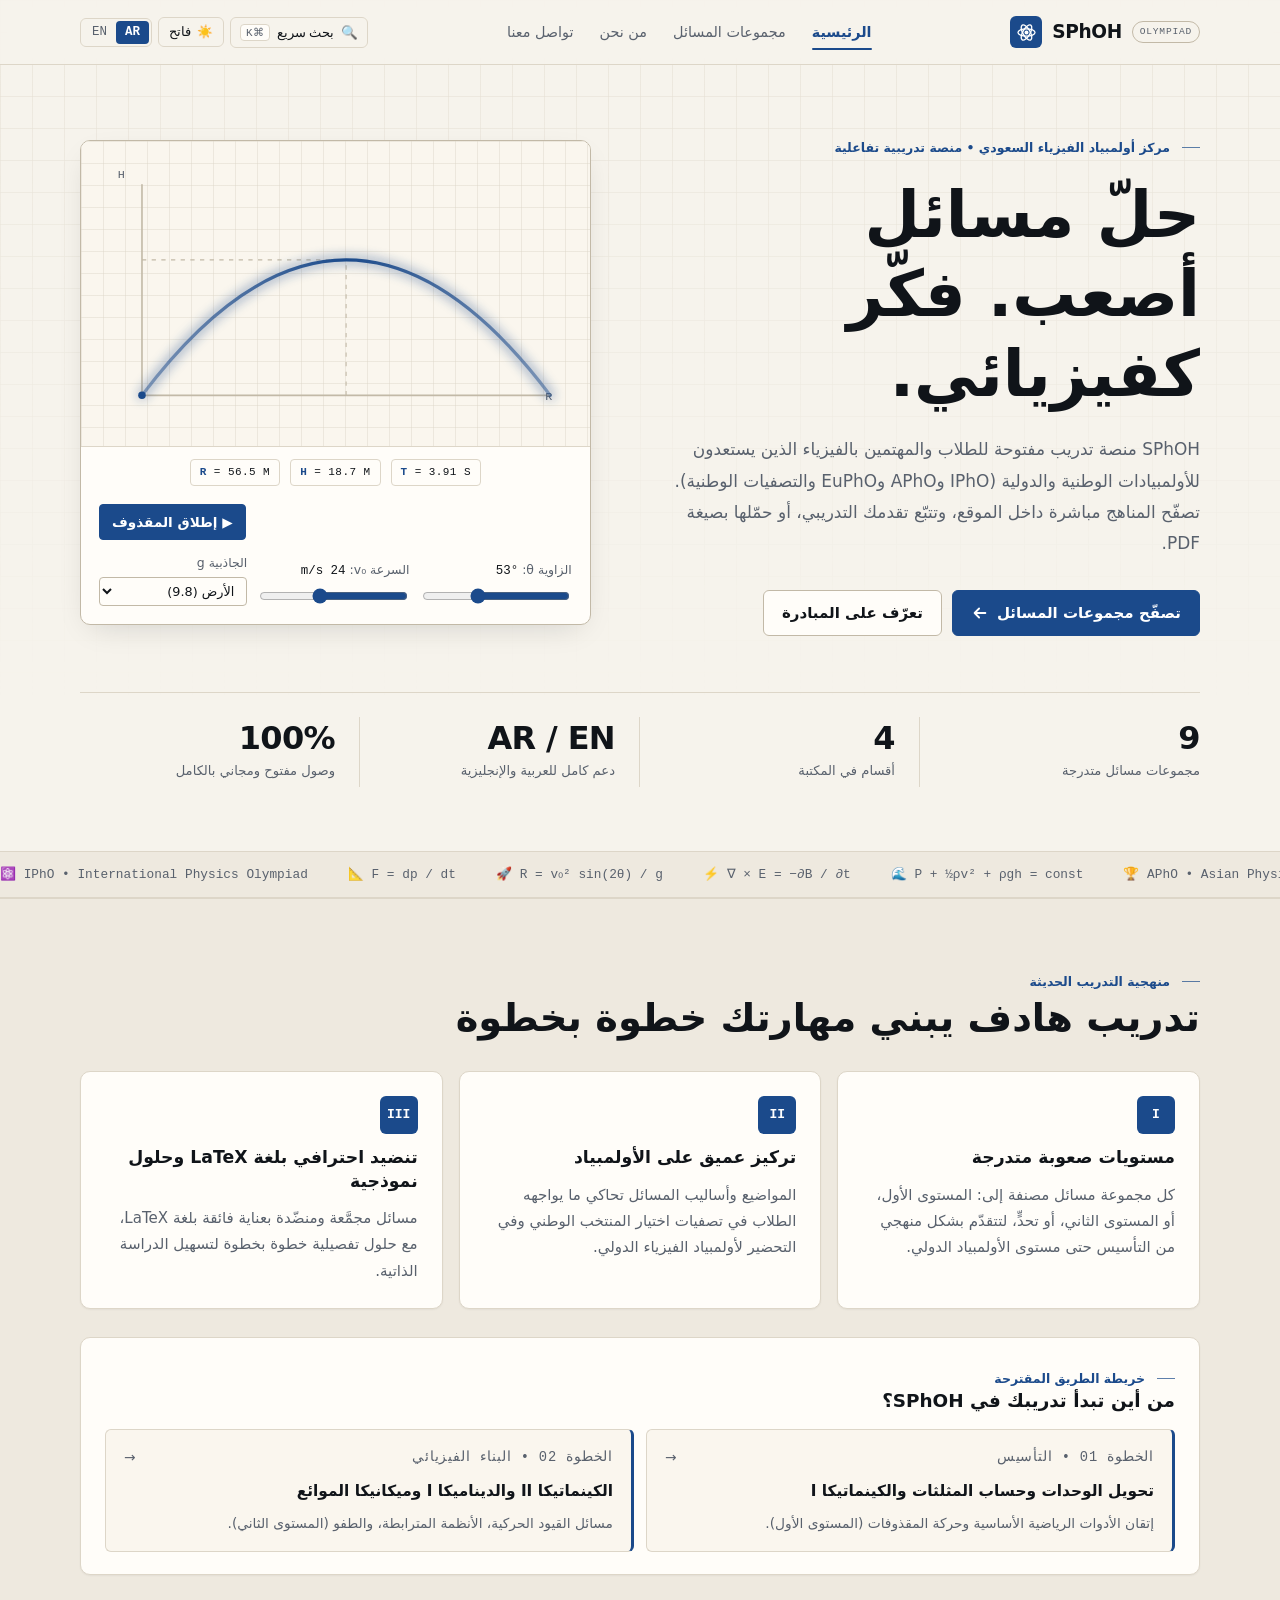
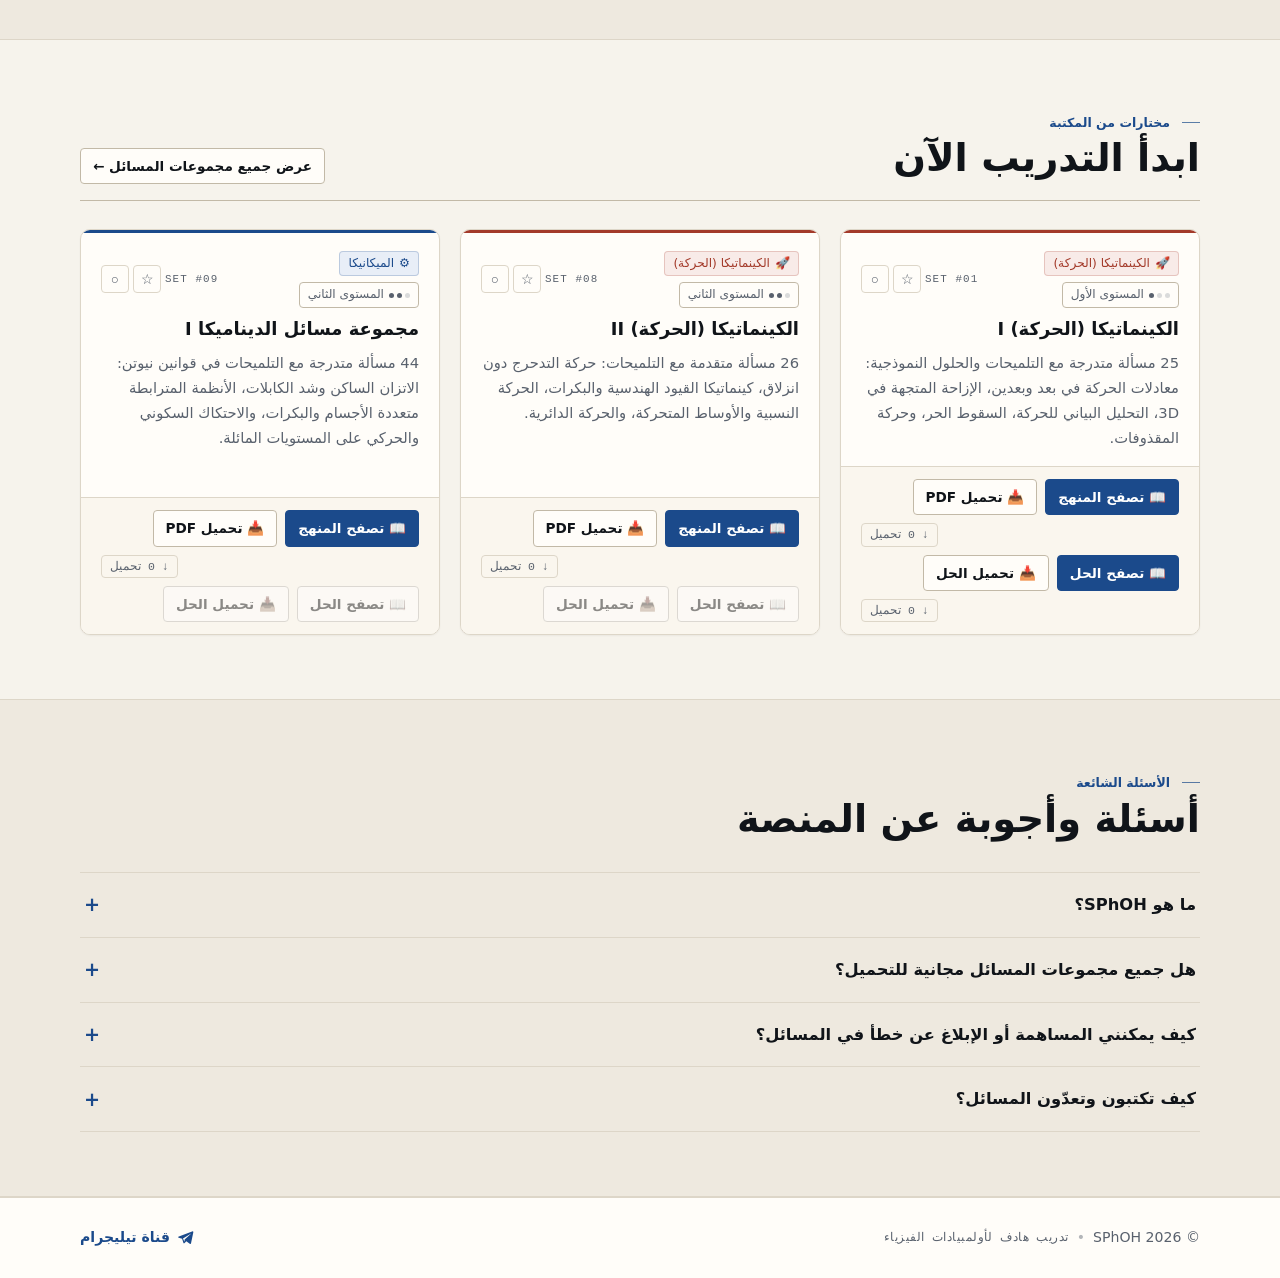
<file: index.html>
<!doctype html>
<html lang="ar" dir="rtl">
<head>
  <meta charset="utf-8">
  <meta name="viewport" content="width=device-width,initial-scale=1,viewport-fit=cover">

  <!-- Content Security Policy — keep in sync across the 5 public pages -->
  <meta http-equiv="Content-Security-Policy" content="default-src 'self'; base-uri 'self'; object-src 'none'; script-src 'self' https://www.googletagmanager.com https://www.google-analytics.com; style-src 'self' 'unsafe-inline' https://fonts.googleapis.com; font-src 'self' https://fonts.gstatic.com data:; img-src 'self' data: https://www.google-analytics.com https://www.googletagmanager.com; connect-src 'self' https://www.google-analytics.com https://*.google-analytics.com https://analytics.google.com https://*.googletagmanager.com; frame-src 'self'; form-action 'self'">

  <!-- Early language & theme init — prevents an AR/light flash before first paint -->
  <script src="assets/js/early-init.js"></script>

  <meta name="description" content="SPhOH - Saudi Physics Olympiad Hub: A training resource and problem repository for advanced physics competitions and international olympiads.">
  <title>SPhOH — Saudi Physics Olympiad Hub</title>

  <!-- Google Analytics — config lives in assets/js/analytics.js (CSP-safe, no inline code) -->
  <script src="assets/js/analytics.js"></script>
  <script async src="https://www.googletagmanager.com/gtag/js?id=G-018KWMJE3F"></script>

  <!-- Fonts & Styles -->
  <link rel="preconnect" href="https://fonts.googleapis.com">
  <link rel="preconnect" href="https://fonts.gstatic.com" crossorigin>
  <link rel="stylesheet" href="https://fonts.googleapis.com/css2?family=Alexandria:wght@400;500;600;700;800&family=IBM+Plex+Mono:wght@400;500&family=IBM+Plex+Sans+Arabic:wght@400;500;600;700&display=swap">
  <link rel="stylesheet" href="assets/css/style.css">

  <!-- Icons & Manifest -->
  <link rel="icon" type="image/png" href="assets/icons/favicon-96x96.png" sizes="96x96">
  <link rel="icon" type="image/svg+xml" href="assets/icons/favicon.svg">
  <link rel="shortcut icon" href="assets/icons/favicon.ico">
  <link rel="apple-touch-icon" sizes="180x180" href="assets/icons/apple-touch-icon.png">
  <link rel="manifest" href="assets/icons/site.webmanifest">
  <meta name="theme-color" content="#f6f3ec">

  <!-- Modular Application Scripts -->
  <script defer src="assets/js/config/settings.js"></script>
  <script defer src="assets/js/config/catalog.js"></script>
  <script defer src="assets/js/i18n/locales.js"></script>
  <script defer src="assets/js/core/dom.js"></script>
  <script defer src="assets/js/core/storage.js"></script>
  <script defer src="assets/js/services/state.service.js"></script>
  <script defer src="assets/js/services/i18n.service.js"></script>
  <script defer src="assets/js/services/theme.service.js"></script>
  <script defer src="assets/js/services/download.service.js"></script>
  <script defer src="assets/js/services/curriculum.service.js"></script>
  <script defer src="assets/js/components/toast.component.js"></script>
  <script defer src="assets/js/services/progress.service.js"></script>
  <script defer src="assets/js/services/effects.service.js"></script>
  <script defer src="assets/js/components/layout.component.js"></script>
  <script defer src="assets/js/components/card.component.js"></script>
  <script defer src="assets/js/pages/home.page.js"></script>
  <script defer src="assets/js/pages/files.page.js"></script>
  <script defer src="assets/js/pages/preview.page.js"></script>
  <script defer src="assets/js/pages/about.page.js"></script>
  <script defer src="assets/js/pages/contact.page.js"></script>
  <script defer src="assets/js/app.js"></script>
</head>

<body class="site" data-page="home">

  <!-- Shared Navbar (Mounted by layout.component.js) -->
  <header class="nav"></header>

  <main id="main" tabindex="-1">
    <!-- HERO -->
    <section class="block hero" id="home">
      <div class="wrap">
        <div class="hero-grid">
          <div>
            <div class="eyebrow" data-i18n="hero_eyebrow"></div>
            <h1 class="display mt-md" data-i18n="hero_title"></h1>
            <p class="lead mt-lg" data-i18n="hero_desc"></p>

            <div class="hero-actions">
              <a class="btn btn-primary" href="files.html">
                <span data-i18n="hero_cta"></span>
                <svg class="arrow" width="18" height="18" viewBox="0 0 20 20" fill="none" aria-hidden="true">
                  <path d="M4 10h12m-5-5 5 5-5 5" stroke="currentColor" stroke-width="2" stroke-linecap="round" stroke-linejoin="round"/>
                </svg>
              </a>
              <a class="btn btn-ghost" href="about.html" data-i18n="hero_secondary"></a>
            </div>
          </div>

          <div class="sketch">
            <svg viewBox="0 0 440 260" xmlns="http://www.w3.org/2000/svg" aria-hidden="true" focusable="false">
              <defs>
                <linearGradient id="trajectoryGradient" x1="0" y1="0" x2="1" y2="0">
                  <stop offset="0%" stop-color="var(--accent)" stop-opacity="0.45"/>
                  <stop offset="50%" stop-color="var(--accent)"/>
                  <stop offset="100%" stop-color="var(--accent)" stop-opacity="0.45"/>
                </linearGradient>

                <filter id="trajectoryGlow" x="-20%" y="-30%" width="140%" height="160%">
                  <feGaussianBlur stdDeviation="5"/>
                </filter>
              </defs>

              <!-- Axes -->
              <line x1="40" y1="24" x2="40" y2="220" stroke="var(--line-strong)" stroke-width="1.5" stroke-linecap="round"/>
              <line x1="40" y1="220" x2="420" y2="220" stroke="var(--line-strong)" stroke-width="1.5" stroke-linecap="round"/>
              <text x="24" y="18" fill="var(--muted)" font-size="11" font-family="'IBM Plex Mono', monospace">H</text>
              <text x="422" y="224" fill="var(--muted)" font-size="11" font-family="'IBM Plex Mono', monospace">R</text>

              <!-- Peak guides -->
              <line id="simPeakGuideH" x1="40" y1="133.8" x2="164.3" y2="133.8" stroke="var(--line-strong)" stroke-width="1" stroke-dasharray="4 5"/>
              <line id="simPeakGuideV" x1="164.3" y1="220" x2="164.3" y2="133.8" stroke="var(--line-strong)" stroke-width="1" stroke-dasharray="4 5"/>

              <!-- Soft trajectory glow -->
              <path
                id="simTrajectoryGlow"
                d="M40 220 Q164.3 47.5 288.6 220"
                fill="none"
                stroke="var(--accent)"
                stroke-width="9"
                stroke-linecap="round"
                opacity="0.35"
                filter="url(#trajectoryGlow)"
              />

              <!-- Main trajectory -->
              <path
                id="simTrajectoryPath"
                d="M40 220 Q164.3 47.5 288.6 220"
                fill="none"
                stroke="url(#trajectoryGradient)"
                stroke-width="3"
                stroke-linecap="round"
              />

              <circle cx="40" cy="220" r="3.5" fill="var(--accent)"/>
            </svg>
            <div class="cap">
              <span>R = v₀² sin 2θ / g</span>
              <span>H = v₀² sin²θ / 2g</span>
            </div>
          </div>
        </div>

        <div class="stats-grid">
          <div class="stat-card">
            <div class="stat-value" id="statSets">10</div>
            <div class="stat-label" data-i18n="stat_sets"></div>
          </div>
          <div class="stat-card">
            <div class="stat-value" id="statTopics">4</div>
            <div class="stat-label" data-i18n="stat_topics"></div>
          </div>
          <div class="stat-card">
            <div class="stat-value">AR / EN</div>
            <div class="stat-label" data-i18n="stat_bilingual"></div>
          </div>
          <div class="stat-card">
            <div class="stat-value">100%</div>
            <div class="stat-label" data-i18n="stat_free"></div>
          </div>
        </div>
      </div>
    </section>

    <!-- METHODOLOGY PILLARS -->
    <section class="block band">
      <div class="wrap">
        <div class="eyebrow" data-i18n="pillars_eyebrow"></div>
        <h2 class="h2 mt-xs" data-i18n="pillars_title"></h2>

        <div class="pillars-cards">
          <div class="pillar-card">
            <i>I</i>
            <b data-i18n="p1_t"></b>
            <span data-i18n="p1_d"></span>
          </div>
          <div class="pillar-card">
            <i>II</i>
            <b data-i18n="p2_t"></b>
            <span data-i18n="p2_d"></span>
          </div>
          <div class="pillar-card">
            <i>III</i>
            <b data-i18n="p3_t"></b>
            <span data-i18n="p3_d"></span>
          </div>
        </div>
      </div>
    </section>

    <!-- FEATURED PROBLEM SETS -->
    <section class="block">
      <div class="wrap">
        <div class="section-head-row">
          <div>
            <div class="eyebrow" data-i18n="featured_eyebrow"></div>
            <h2 class="h2 mt-xs" data-i18n="featured_title"></h2>
          </div>
          <a class="btn btn-ghost btn-sm" href="files.html" data-i18n="featured_all"></a>
        </div>
        <div class="grid" id="featuredContainer"></div>
      </div>
    </section>

    <!-- FAQ -->
    <section class="block band" id="faq">
      <div class="wrap">
        <div class="eyebrow" data-i18n="faq_eyebrow"></div>
        <h2 class="h2 mt-xs" data-i18n="faq_title"></h2>
        <div class="faq-list" id="faqContainer"></div>
      </div>
    </section>
  </main>

  <!-- Shared Footer (Mounted by layout.component.js) -->
  <footer class="foot"></footer>
  <div class="toast" id="toast" role="status" hidden></div>
</body>
</html>
</file>
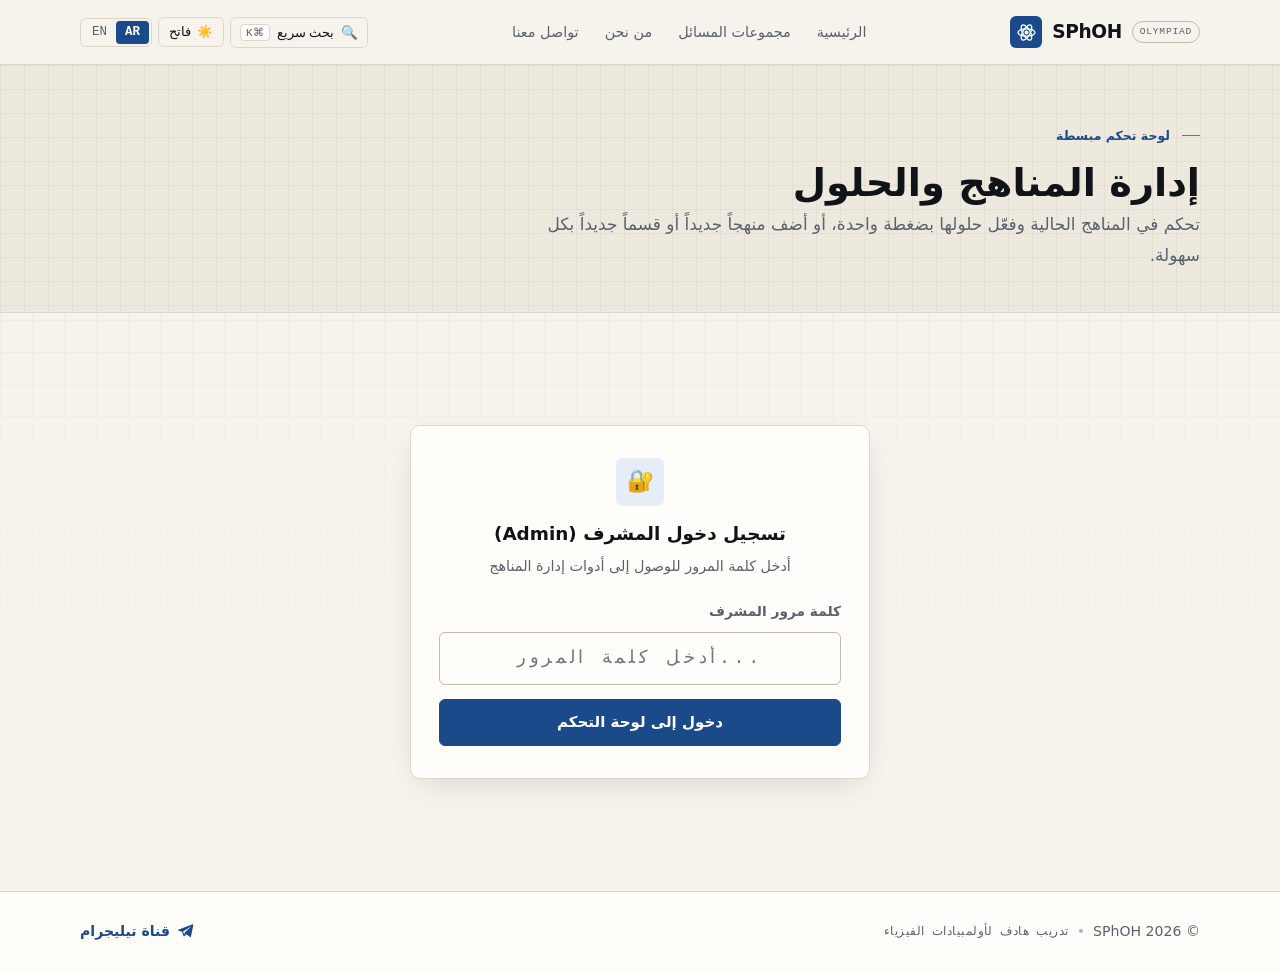
<file: Admin/index.html>
<!doctype html>
<html lang="ar" dir="rtl">
<head>
  <meta charset="utf-8">
  <meta name="viewport" content="width=device-width,initial-scale=1">
  <meta name="robots" content="noindex,nofollow">
  <title>Admin Panel | SPhOH</title>
  <link rel="canonical" href="../Admin.html">
  <meta http-equiv="refresh" content="0; url=../Admin.html">
</head>
<body>
  <p><a href="../Admin.html">Admin Panel</a></p>
  <script>
    (function () {
      window.location.replace('../Admin.html' + window.location.search + window.location.hash);
    })();
  </script>
</body>
</html>
</file>
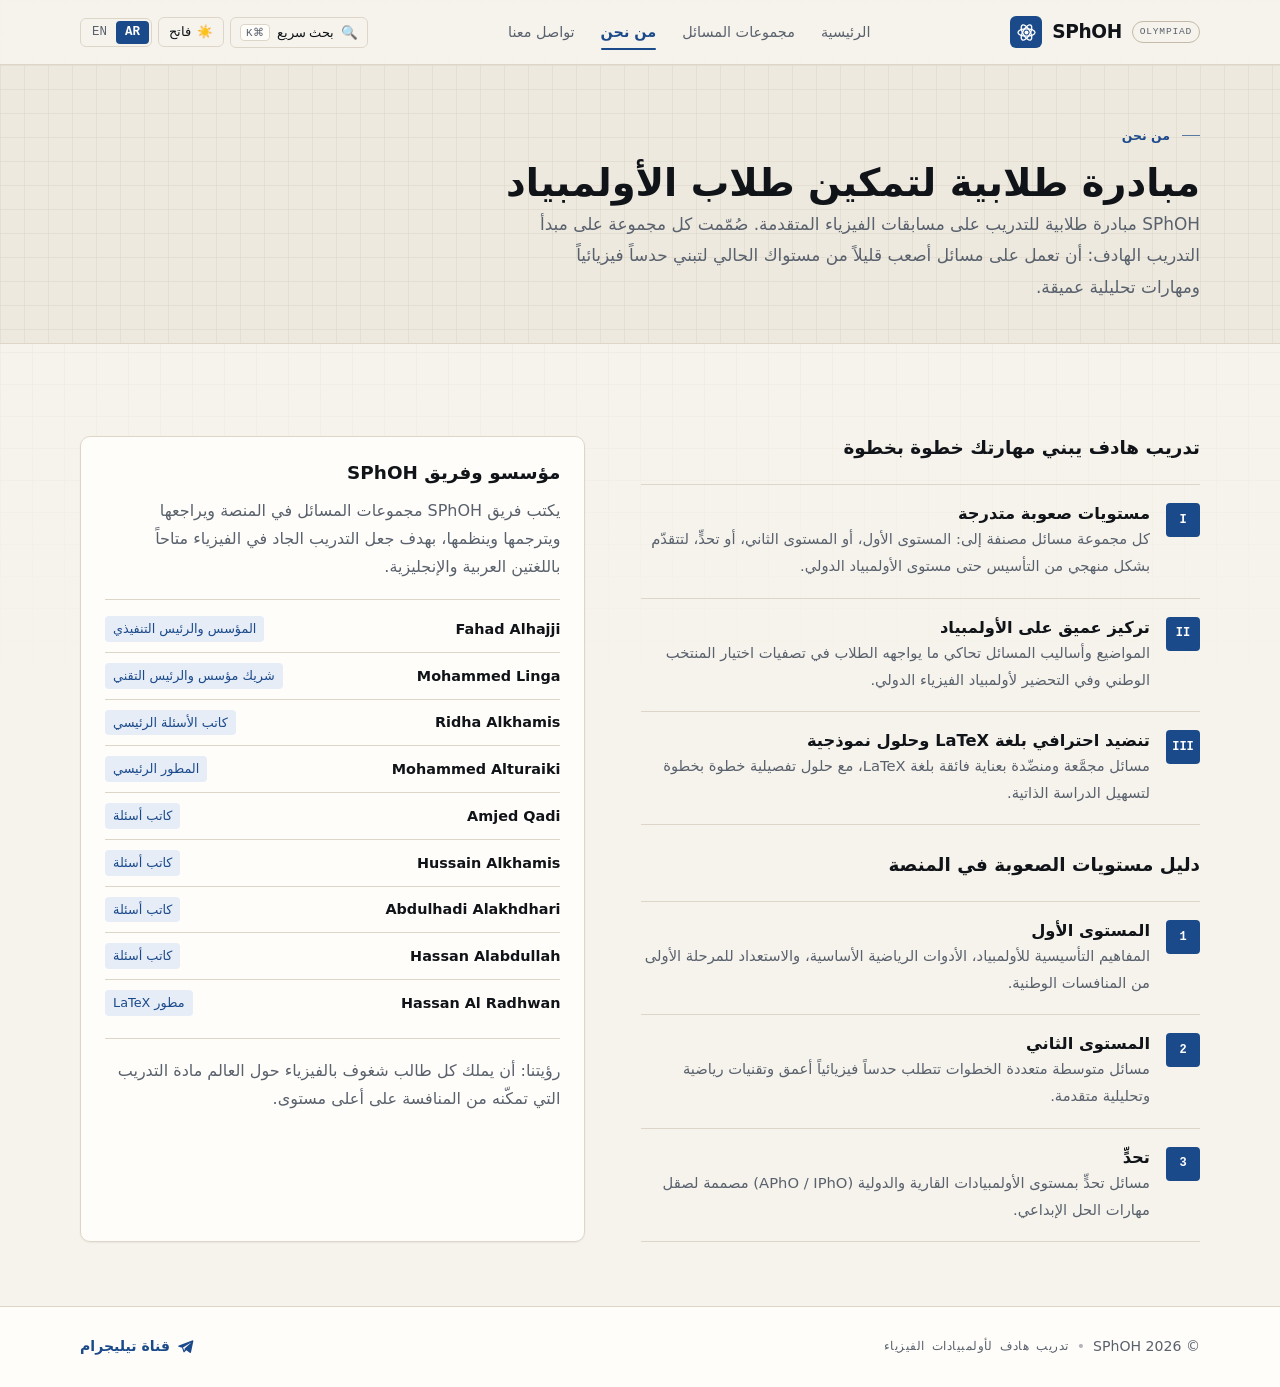
<file: about.html>
<!doctype html>
<html lang="ar" dir="rtl">
  <head>
    <meta charset="utf-8" />
    <meta
      name="viewport"
      content="width=device-width,initial-scale=1,viewport-fit=cover"
    />

    <!-- Content Security Policy — keep in sync across the 5 public pages -->
    <meta
      http-equiv="Content-Security-Policy"
      content="default-src 'self'; base-uri 'self'; object-src 'none'; script-src 'self' https://www.googletagmanager.com https://www.google-analytics.com; style-src 'self' 'unsafe-inline' https://fonts.googleapis.com; font-src 'self' https://fonts.gstatic.com data:; img-src 'self' data: https://www.google-analytics.com https://www.googletagmanager.com; connect-src 'self' https://www.google-analytics.com https://*.google-analytics.com https://analytics.google.com https://*.googletagmanager.com; frame-src 'self'; form-action 'self'"
    />

    <!-- Early language & theme init — prevents an AR/light flash before first paint -->
    <script src="assets/js/early-init.js"></script>
    <meta
      name="description"
      content="SPhOH - Saudi Physics Olympiad Hub: A training resource and problem repository for advanced physics competitions and international olympiads."
    />
    <title>About Us &amp; Team | SPhOH</title>

    <!-- Google Analytics — config lives in assets/js/analytics.js (CSP-safe, no inline code) -->
    <script src="assets/js/analytics.js"></script>
    <script
      async
      src="https://www.googletagmanager.com/gtag/js?id=G-018KWMJE3F"
    ></script>

    <!-- Fonts & Styles -->
    <link rel="preconnect" href="https://fonts.googleapis.com" />
    <link rel="preconnect" href="https://fonts.gstatic.com" crossorigin />
    <link
      rel="stylesheet"
      href="https://fonts.googleapis.com/css2?family=Alexandria:wght@400;500;600;700;800&family=IBM+Plex+Mono:wght@400;500&family=IBM+Plex+Sans+Arabic:wght@400;500;600;700&display=swap"
    />
    <link rel="stylesheet" href="assets/css/style.css" />

    <!-- Icons & Manifest -->
    <link
      rel="icon"
      type="image/png"
      href="assets/icons/favicon-96x96.png"
      sizes="96x96"
    />
    <link rel="icon" type="image/svg+xml" href="assets/icons/favicon.svg" />
    <link rel="shortcut icon" href="assets/icons/favicon.ico" />
    <link
      rel="apple-touch-icon"
      sizes="180x180"
      href="assets/icons/apple-touch-icon.png"
    />
    <link rel="manifest" href="assets/icons/site.webmanifest" />
    <meta name="theme-color" content="#f6f3ec" />

    <!-- Modular Application Scripts -->
    <script defer src="assets/js/config/settings.js"></script>
    <script defer src="assets/js/config/catalog.js"></script>
    <script defer src="assets/js/i18n/locales.js"></script>
    <script defer src="assets/js/core/dom.js"></script>
    <script defer src="assets/js/core/storage.js"></script>
    <script defer src="assets/js/services/state.service.js"></script>
    <script defer src="assets/js/services/i18n.service.js"></script>
    <script defer src="assets/js/services/theme.service.js"></script>
    <script defer src="assets/js/services/download.service.js"></script>
    <script defer src="assets/js/services/curriculum.service.js"></script>
    <script defer src="assets/js/components/toast.component.js"></script>
    <script defer src="assets/js/services/progress.service.js"></script>
    <script defer src="assets/js/services/effects.service.js"></script>
    <script defer src="assets/js/components/layout.component.js"></script>
    <script defer src="assets/js/components/card.component.js"></script>
    <script defer src="assets/js/pages/home.page.js"></script>
    <script defer src="assets/js/pages/files.page.js"></script>
    <script defer src="assets/js/pages/preview.page.js"></script>
    <script defer src="assets/js/pages/about.page.js"></script>
    <script defer src="assets/js/pages/contact.page.js"></script>
    <script defer src="assets/js/app.js"></script>
  </head>

  <body class="site" data-page="about">
    <!-- Shared Navbar (Mounted by layout.component.js) -->
    <header class="nav"></header>

    <main id="main" tabindex="-1">
      <section class="page-header">
        <div class="wrap">
          <div class="eyebrow" data-i18n="about_eyebrow"></div>
          <h1 class="h2 mt-xs" data-i18n="about_title"></h1>
          <p class="lead mt-sm" data-i18n="about_desc"></p>
        </div>
      </section>

      <section class="block" id="about">
        <div class="wrap">
          <div class="about-grid">
            <div>
              <h2 class="h3" data-i18n="pillars_title"></h2>
              <div class="pillars">
                <div class="pillar">
                  <i>I</i>
                  <div>
                    <b data-i18n="p1_t"></b>
                    <span data-i18n="p1_d"></span>
                  </div>
                </div>
                <div class="pillar">
                  <i>II</i>
                  <div>
                    <b data-i18n="p2_t"></b>
                    <span data-i18n="p2_d"></span>
                  </div>
                </div>
                <div class="pillar">
                  <i>III</i>
                  <div>
                    <b data-i18n="p3_t"></b>
                    <span data-i18n="p3_d"></span>
                  </div>
                </div>
              </div>
              <br />
              <h2 class="h3 mt-xl" data-i18n="levels_guide_title"></h2>
              <div class="pillars">
                <div class="pillar">
                  <i>1</i>
                  <div>
                    <b data-i18n="level_1_name"></b>
                    <span data-i18n="lvl1_desc"></span>
                  </div>
                </div>
                <div class="pillar">
                  <i>2</i>
                  <div>
                    <b data-i18n="level_2_name"></b>
                    <span data-i18n="lvl2_desc"></span>
                  </div>
                </div>
                <div class="pillar">
                  <i>3</i>
                  <div>
                    <b data-i18n="level_3_name"></b>
                    <span data-i18n="lvl3_desc"></span>
                  </div>
                </div>
              </div>
            </div>

            <aside class="team">
              <h2 class="h3" data-i18n="team_title"></h2>
              <p data-i18n="team_desc"></p>
              <div class="team-members" id="teamContainer"></div>
              <p class="vision" data-i18n="team_vision"></p>
            </aside>
          </div>
        </div>
      </section>
    </main>

    <!-- Shared Footer (Mounted by layout.component.js) -->
    <footer class="foot"></footer>
    <div class="toast" id="toast" role="status" hidden></div>
  </body>
</html>
</file>
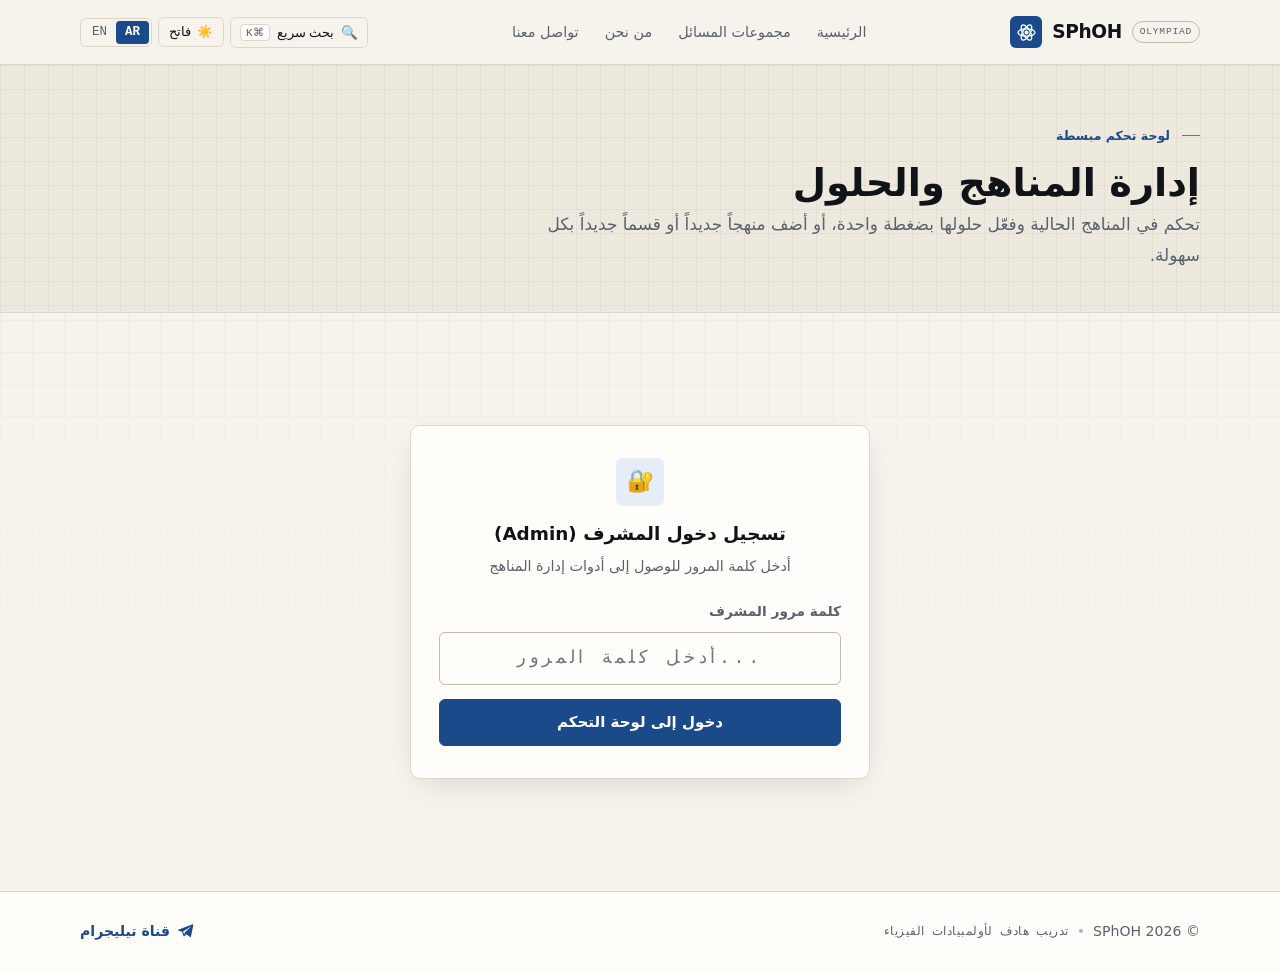
<file: Admin.html>
<!doctype html>
<html lang="ar" dir="rtl">
<head>
  <meta charset="utf-8">
  <meta name="viewport" content="width=device-width,initial-scale=1,viewport-fit=cover">

  <!-- Content Security Policy — admin has no analytics, so no Google hosts -->
  <meta http-equiv="Content-Security-Policy" content="default-src 'self'; base-uri 'self'; object-src 'none'; script-src 'self'; style-src 'self' 'unsafe-inline' https://fonts.googleapis.com; font-src 'self' https://fonts.gstatic.com data:; img-src 'self' data:; connect-src 'self'; frame-src 'self'; form-action 'self'">

  <!-- Early language & theme init — prevents an AR/light flash before first paint -->
  <script src="assets/js/early-init.js"></script>
  <meta name="description" content="SPhOH - Saudi Physics Olympiad Hub: A training resource and problem repository for advanced physics competitions and international olympiads.">
  <meta name="robots" content="noindex,nofollow">
  <title>Admin Panel | SPhOH</title>

  <!-- Fonts & Styles -->
  <link rel="preconnect" href="https://fonts.googleapis.com">
  <link rel="preconnect" href="https://fonts.gstatic.com" crossorigin>
  <link rel="stylesheet" href="https://fonts.googleapis.com/css2?family=Alexandria:wght@400;500;600;700;800&family=IBM+Plex+Mono:wght@400;500&family=IBM+Plex+Sans+Arabic:wght@400;500;600;700&display=swap">
  <link rel="stylesheet" href="assets/css/style.css">
  <link rel="stylesheet" href="assets/css/pages/admin.css">

  <!-- Icons & Manifest -->
  <link rel="icon" type="image/png" href="assets/icons/favicon-96x96.png" sizes="96x96">
  <link rel="icon" type="image/svg+xml" href="assets/icons/favicon.svg">
  <link rel="shortcut icon" href="assets/icons/favicon.ico">
  <link rel="apple-touch-icon" sizes="180x180" href="assets/icons/apple-touch-icon.png">
  <link rel="manifest" href="assets/icons/site.webmanifest">
  <meta name="theme-color" content="#f6f3ec">

  <!-- Modular Application Scripts -->
  <script defer src="assets/js/config/settings.js"></script>
  <script defer src="assets/js/config/catalog.js"></script>
  <script defer src="assets/js/i18n/locales.js"></script>
  <script defer src="assets/js/core/dom.js"></script>
  <script defer src="assets/js/core/storage.js"></script>
  <script defer src="assets/js/services/state.service.js"></script>
  <script defer src="assets/js/services/i18n.service.js"></script>
  <script defer src="assets/js/services/theme.service.js"></script>
  <script defer src="assets/js/services/download.service.js"></script>
  <script defer src="assets/js/services/curriculum.service.js"></script>
  <script defer src="assets/js/components/toast.component.js"></script>
  <script defer src="assets/js/services/progress.service.js"></script>
  <script defer src="assets/js/services/effects.service.js"></script>
  <script defer src="assets/js/components/layout.component.js"></script>
  <script defer src="assets/js/components/card.component.js"></script>
  <script defer src="assets/js/pages/home.page.js"></script>
  <script defer src="assets/js/pages/files.page.js"></script>
  <script defer src="assets/js/pages/preview.page.js"></script>
  <script defer src="assets/js/pages/about.page.js"></script>
  <script defer src="assets/js/pages/contact.page.js"></script>
  <script defer src="assets/js/pages/admin.page.js"></script>
  <script defer src="assets/js/app.js"></script>
</head>

<body class="site" data-page="admin">

  <!-- Shared Navbar (Mounted by layout.component.js) -->
  <header class="nav"></header>

  <main id="main" tabindex="-1">
    <section class="page-header">
      <div class="wrap">
        <div class="eyebrow" data-i18n="admin_eyebrow"></div>
        <h1 class="h2 mt-xs" data-i18n="admin_title"></h1>
        <p class="lead mt-sm" data-i18n="admin_desc"></p>
      </div>
    </section>

    <section class="block" id="adminSection">
      <div class="wrap">
        <!-- PASSWORD GATE -->
        <div class="admin-gate-wrap" id="adminLoginGate">
          <div class="admin-lock-badge" aria-hidden="true">🔐</div>
          <h2 class="h3" data-i18n="admin_gate_title"></h2>
          <p class="admin-gate-subtitle" data-i18n="admin_gate_desc"></p>

          <form class="admin-pass-form" id="adminLoginForm">
            <label class="admin-pass-label" for="adminPasswordInput" data-i18n="admin_pass_aria"></label>
            <input type="password"
                   class="admin-input admin-pass-input"
                   id="adminPasswordInput"
                   autocomplete="current-password"
                   required
                   aria-describedby="adminLoginError">
            <div class="admin-error-msg" id="adminLoginError" role="alert" hidden></div>
            <button type="submit" class="btn btn-primary" data-i18n="admin_login_btn"></button>
          </form>
        </div>

        <!-- UNLOCKED ADMIN DASHBOARD -->
        <div id="adminDashboard" hidden>
          <div class="admin-top-actions">
            <button type="button" class="btn btn-primary" id="openAddCurriculumBtn"
                    aria-haspopup="dialog" aria-expanded="false" aria-controls="adminFormModalCard"
                    data-i18n="admin_add_curriculum_btn"></button>
            <button type="button" class="btn btn-danger btn-sm" id="adminLogoutBtn" data-i18n="admin_logout_btn"></button>
          </div>

          <div class="admin-panel-grid">
            <!-- Collapsible Add / Edit Curriculum Drawer -->
            <div class="admin-card admin-form-drawer" id="adminFormModalCard"
                 role="dialog" aria-labelledby="adminFormHeading" hidden>
              <div class="admin-drawer-head">
                <h2 class="h3" id="adminFormHeading" data-i18n="admin_form_add_title"></h2>
                <button type="button" class="preview-close" id="adminCloseFormBtn" aria-label="Close" data-i18n-aria-label="close_aria">×</button>
              </div>

              <form class="admin-form-grid" id="adminResourceForm">
                <div class="admin-field">
                  <label for="adminTopic" data-i18n="admin_lbl_topic"></label>
                  <select class="admin-select" id="adminTopic" required></select>
                </div>

                <div class="admin-field">
                  <label for="adminLevel" data-i18n="admin_lbl_level"></label>
                  <select class="admin-select" id="adminLevel" required></select>
                </div>

                <!-- Brand-New Topic Creator -->
                <div class="admin-new-topic-box" id="adminNewTopicBox" hidden>
                  <div class="admin-field">
                    <label for="adminNewTopicAr" data-i18n="admin_lbl_new_topic_ar"></label>
                    <input type="text" class="admin-input" id="adminNewTopicAr" placeholder="e.g. Modern Physics" data-i18n-placeholder="admin_ph_new_topic_ar">
                  </div>
                  <div class="admin-field">
                    <label for="adminNewTopicEn" data-i18n="admin_lbl_new_topic_en"></label>
                    <input type="text" class="admin-input" id="adminNewTopicEn" placeholder="e.g. Modern Physics" data-i18n-placeholder="admin_ph_new_topic_en" dir="ltr">
                  </div>
                  <div class="admin-field">
                    <label for="adminNewTopicKey" data-i18n="admin_lbl_new_topic_key"></label>
                    <input type="text" class="admin-input" id="adminNewTopicKey" placeholder="modern" dir="ltr">
                  </div>
                </div>

                <div class="admin-field">
                  <label for="adminTitleAr" data-i18n="admin_lbl_title_ar"></label>
                  <input type="text" class="admin-input" id="adminTitleAr" placeholder="e.g. Special Relativity I" data-i18n-placeholder="admin_ph_title_ar" required>
                </div>

                <div class="admin-field">
                  <label for="adminTitleEn" data-i18n="admin_lbl_title_en"></label>
                  <input type="text" class="admin-input" id="adminTitleEn" placeholder="e.g. Special Relativity I" data-i18n-placeholder="admin_ph_title_en" dir="ltr" required>
                </div>

                <div class="admin-field full">
                  <div class="admin-stem-label-row">
                    <label for="adminFileStem" data-i18n="admin_lbl_stem"></label>
                    <label class="btn btn-ghost btn-sm admin-pick-pdf-btn">
                      <span data-i18n="admin_lbl_pick_pdf"></span>
                      <input type="file" id="adminPdfFilePicker" accept=".pdf" class="sr-only">
                    </label>
                  </div>
                  <input type="text" class="admin-input" id="adminFileStem" placeholder="e.g. Relativity_I" dir="ltr" required>
                  <div class="admin-hint" id="adminStemHint"></div>
                </div>

                <div class="admin-field full">
                  <label for="adminDescAr" data-i18n="admin_lbl_desc_ar"></label>
                  <textarea class="admin-textarea" id="adminDescAr" rows="2" placeholder="Short curriculum description..." data-i18n-placeholder="admin_ph_desc_ar" required></textarea>
                </div>

                <div class="admin-field full">
                  <label for="adminDescEn" data-i18n="admin_lbl_desc_en"></label>
                  <textarea class="admin-textarea" id="adminDescEn" rows="2" placeholder="Short curriculum description..." data-i18n-placeholder="admin_ph_desc_en" dir="ltr" required></textarea>
                </div>

                <div class="admin-field full">
                  <label for="adminSolutionMode" data-i18n="admin_lbl_sol_mode"></label>
                  <select class="admin-select" id="adminSolutionMode">
                    <option value="none" data-i18n="admin_sol_none"></option>
                    <option value="both" data-i18n="admin_sol_both"></option>
                    <option value="ar" data-i18n="admin_sol_ar"></option>
                    <option value="en" data-i18n="admin_sol_en"></option>
                  </select>
                </div>

                <div class="admin-field full admin-form-submit-row">
                  <button type="submit" class="btn btn-primary" data-i18n="admin_save_btn"></button>
                  <button type="button" class="btn btn-ghost" id="adminCancelEditBtn" data-i18n="admin_cancel_edit"></button>
                </div>
              </form>
            </div>

            <!-- Existing Curricula & One-Click Solution Toggles -->
            <div class="admin-card">
              <h2 class="h3" data-i18n="admin_list_title"></h2>
              <div class="admin-list" id="adminResourcesList"></div>
            </div>
          </div>

          <!-- Database & JSON Sync Footer -->
          <details class="admin-db-tools">
            <summary data-i18n="admin_db_tools_summary"></summary>
            <div class="admin-db-tools-body">
              <button type="button" class="btn btn-primary btn-sm" id="adminExportJsonBtn" data-i18n="admin_export_json"></button>
              <button type="button" class="btn btn-ghost btn-sm" id="adminExportBackupBtn" data-i18n="admin_backup_export_btn"></button>
              <button type="button" class="btn btn-ghost btn-sm" id="adminCopyJsonBtn" data-i18n="admin_copy_json"></button>
              <button type="button" class="btn btn-ghost btn-sm" id="adminResetDefaultBtn" data-i18n="admin_reset_default"></button>
            </div>
          </details>
        </div>
      </div>
    </section>
  </main>

  <!-- Shared Footer (Mounted by layout.component.js) -->
  <footer class="foot"></footer>
  <div class="toast" id="toast" role="status" hidden></div>
</body>
</html>
</file>
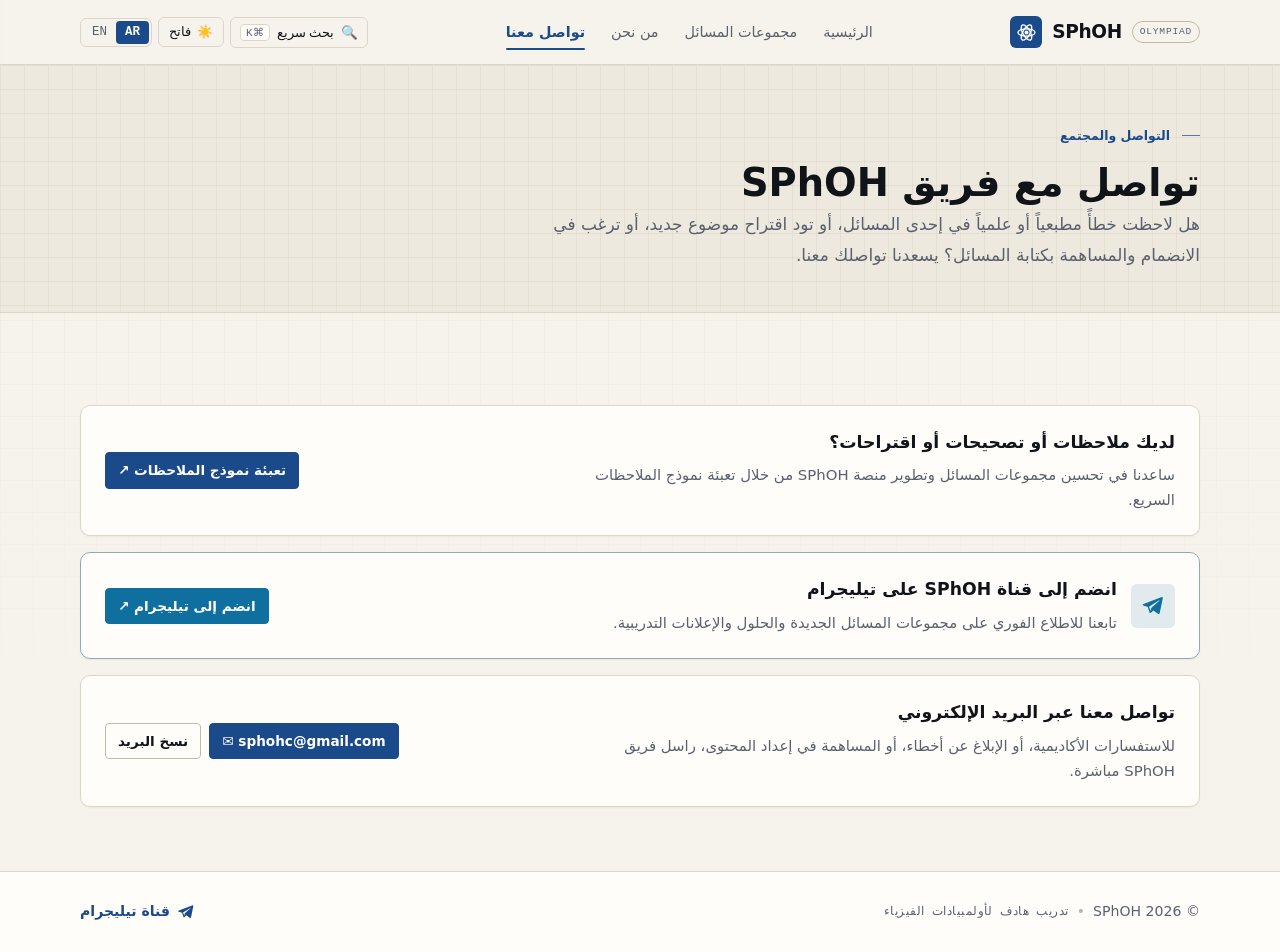
<file: contact.html>
<!doctype html>
<html lang="ar" dir="rtl">
<head>
  <meta charset="utf-8">
  <meta name="viewport" content="width=device-width,initial-scale=1,viewport-fit=cover">

  <!-- Content Security Policy — keep in sync across the 5 public pages -->
  <meta http-equiv="Content-Security-Policy" content="default-src 'self'; base-uri 'self'; object-src 'none'; script-src 'self' https://www.googletagmanager.com https://www.google-analytics.com; style-src 'self' 'unsafe-inline' https://fonts.googleapis.com; font-src 'self' https://fonts.gstatic.com data:; img-src 'self' data: https://www.google-analytics.com https://www.googletagmanager.com; connect-src 'self' https://www.google-analytics.com https://*.google-analytics.com https://analytics.google.com https://*.googletagmanager.com; frame-src 'self'; form-action 'self'">

  <!-- Early language & theme init — prevents an AR/light flash before first paint -->
  <script src="assets/js/early-init.js"></script>
  <meta name="description" content="SPhOH - Saudi Physics Olympiad Hub: A training resource and problem repository for advanced physics competitions and international olympiads.">
  <title>Contact &amp; Community | SPhOH</title>

  <!-- Google Analytics — config lives in assets/js/analytics.js (CSP-safe, no inline code) -->
  <script src="assets/js/analytics.js"></script>
  <script async src="https://www.googletagmanager.com/gtag/js?id=G-018KWMJE3F"></script>

  <!-- Fonts & Styles -->
  <link rel="preconnect" href="https://fonts.googleapis.com">
  <link rel="preconnect" href="https://fonts.gstatic.com" crossorigin>
  <link rel="stylesheet" href="https://fonts.googleapis.com/css2?family=Alexandria:wght@400;500;600;700;800&family=IBM+Plex+Mono:wght@400;500&family=IBM+Plex+Sans+Arabic:wght@400;500;600;700&display=swap">
  <link rel="stylesheet" href="assets/css/style.css">

  <!-- Icons & Manifest -->
  <link rel="icon" type="image/png" href="assets/icons/favicon-96x96.png" sizes="96x96">
  <link rel="icon" type="image/svg+xml" href="assets/icons/favicon.svg">
  <link rel="shortcut icon" href="assets/icons/favicon.ico">
  <link rel="apple-touch-icon" sizes="180x180" href="assets/icons/apple-touch-icon.png">
  <link rel="manifest" href="assets/icons/site.webmanifest">
  <meta name="theme-color" content="#f6f3ec">

  <!-- Modular Application Scripts -->
  <script defer src="assets/js/config/settings.js"></script>
  <script defer src="assets/js/config/catalog.js"></script>
  <script defer src="assets/js/i18n/locales.js"></script>
  <script defer src="assets/js/core/dom.js"></script>
  <script defer src="assets/js/core/storage.js"></script>
  <script defer src="assets/js/services/state.service.js"></script>
  <script defer src="assets/js/services/i18n.service.js"></script>
  <script defer src="assets/js/services/theme.service.js"></script>
  <script defer src="assets/js/services/download.service.js"></script>
  <script defer src="assets/js/services/curriculum.service.js"></script>
  <script defer src="assets/js/components/toast.component.js"></script>
  <script defer src="assets/js/services/progress.service.js"></script>
  <script defer src="assets/js/services/effects.service.js"></script>
  <script defer src="assets/js/components/layout.component.js"></script>
  <script defer src="assets/js/components/card.component.js"></script>
  <script defer src="assets/js/pages/home.page.js"></script>
  <script defer src="assets/js/pages/files.page.js"></script>
  <script defer src="assets/js/pages/preview.page.js"></script>
  <script defer src="assets/js/pages/about.page.js"></script>
  <script defer src="assets/js/pages/contact.page.js"></script>
  <script defer src="assets/js/app.js"></script>
</head>

<body class="site" data-page="contact">

  <!-- Shared Navbar (Mounted by layout.component.js) -->
  <header class="nav"></header>

  <main id="main" tabindex="-1">
    <section class="page-header">
      <div class="wrap">
        <div class="eyebrow" data-i18n="contact_eyebrow"></div>
        <h1 class="h2 mt-xs" data-i18n="contact_title"></h1>
        <p class="lead mt-sm" data-i18n="contact_desc"></p>
      </div>
    </section>

    <section class="block" id="contact">
      <div class="wrap">
        <div class="contact-cards">
          <!-- Feedback form -->
          <div class="feedback-card">
            <div class="card-info">
              <h2 data-i18n="fb_title"></h2>
              <p data-i18n="fb_desc"></p>
            </div>

            <a href="https://forms.gle/5dETrhbTAqVMkgGv7"
               target="_blank"
               rel="noopener noreferrer"
               class="btn btn-primary btn-sm"
               data-i18n="fb_btn"></a>
          </div>

          <!-- Telegram channel -->
          <div class="feedback-card telegram-card">
            <div class="telegram-card-lead">
              <div class="telegram-icon" aria-hidden="true">
                <svg viewBox="0 0 24 24" fill="currentColor">
                  <path d="M21.7 3.4a1.5 1.5 0 0 0-1.6-.2L2.5 10.1c-1.2.5-1.2 1.2-.2 1.5l4.5 1.4 1.7 5.3c.2.6.1.8.7.8.5 0 .7-.2 1-.5l2.2-2.2 4.6 3.4c.9.5 1.5.2 1.7-.8l3-14.2c.3-1.1-.2-1.6-.9-1.4ZM8 12.7l9.8-6.2c.5-.3.9-.1.5.2l-8.1 7.3-.3 3.1L8 12.7Z"/>
                </svg>
              </div>
              <div class="card-info">
                <h2 data-i18n="telegram_title"></h2>
                <p data-i18n="telegram_desc"></p>
              </div>
            </div>

            <a href="https://t.me/sphohc"
               target="_blank"
               rel="noopener noreferrer"
               class="btn telegram-btn btn-sm"
               data-i18n="telegram_btn"></a>
          </div>

          <!-- Email Contact -->
          <div class="feedback-card">
            <div class="card-info">
              <h2 data-i18n="email_title"></h2>
              <p data-i18n="email_desc"></p>
            </div>

            <div class="card-btn-group">
              <a href="mailto:sphohc@gmail.com"
                 class="btn btn-primary btn-sm"
                 dir="ltr">
                ✉ sphohc@gmail.com
              </a>
              <button type="button" id="copyEmailBtn" class="btn btn-ghost btn-sm" data-i18n="email_copy"></button>
            </div>
          </div>
        </div>
      </div>
    </section>
  </main>

  <!-- Shared Footer (Mounted by layout.component.js) -->
  <footer class="foot"></footer>
  <div class="toast" id="toast" role="status" hidden></div>
</body>
</html>
</file>
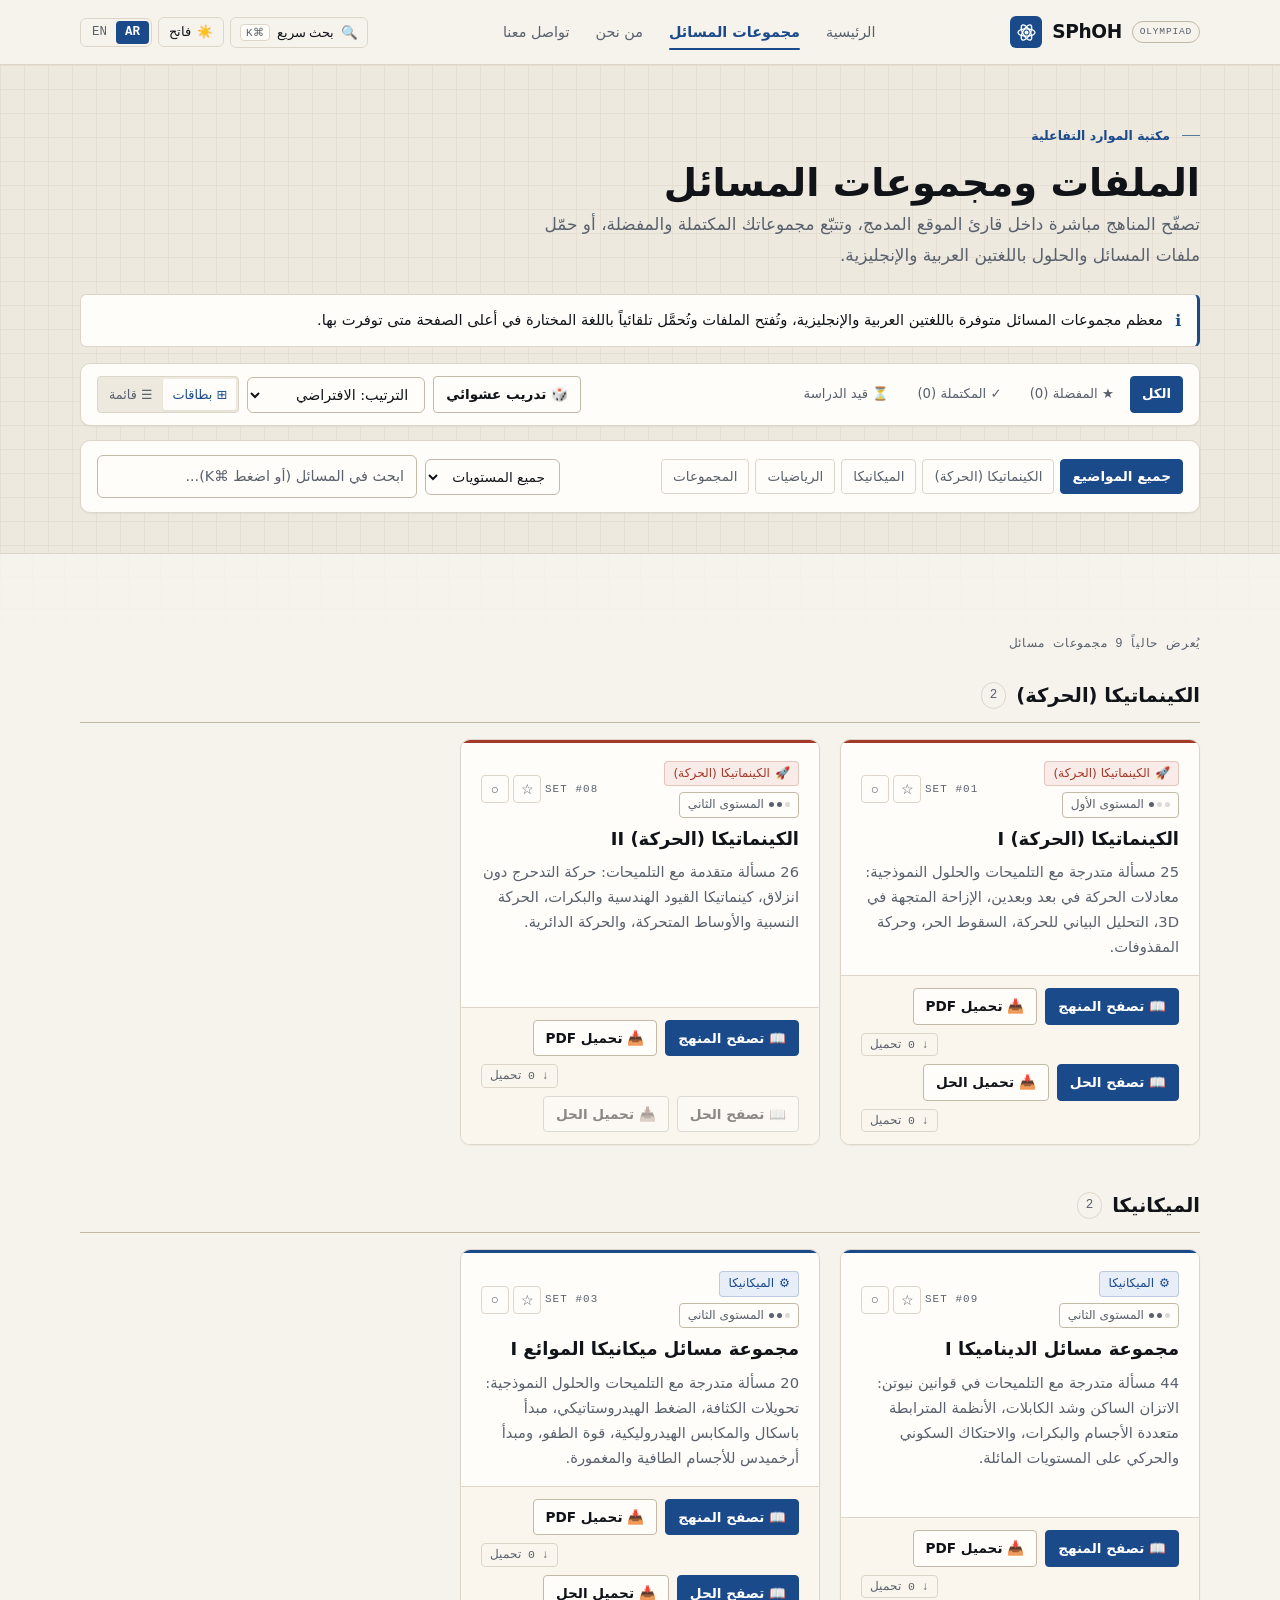
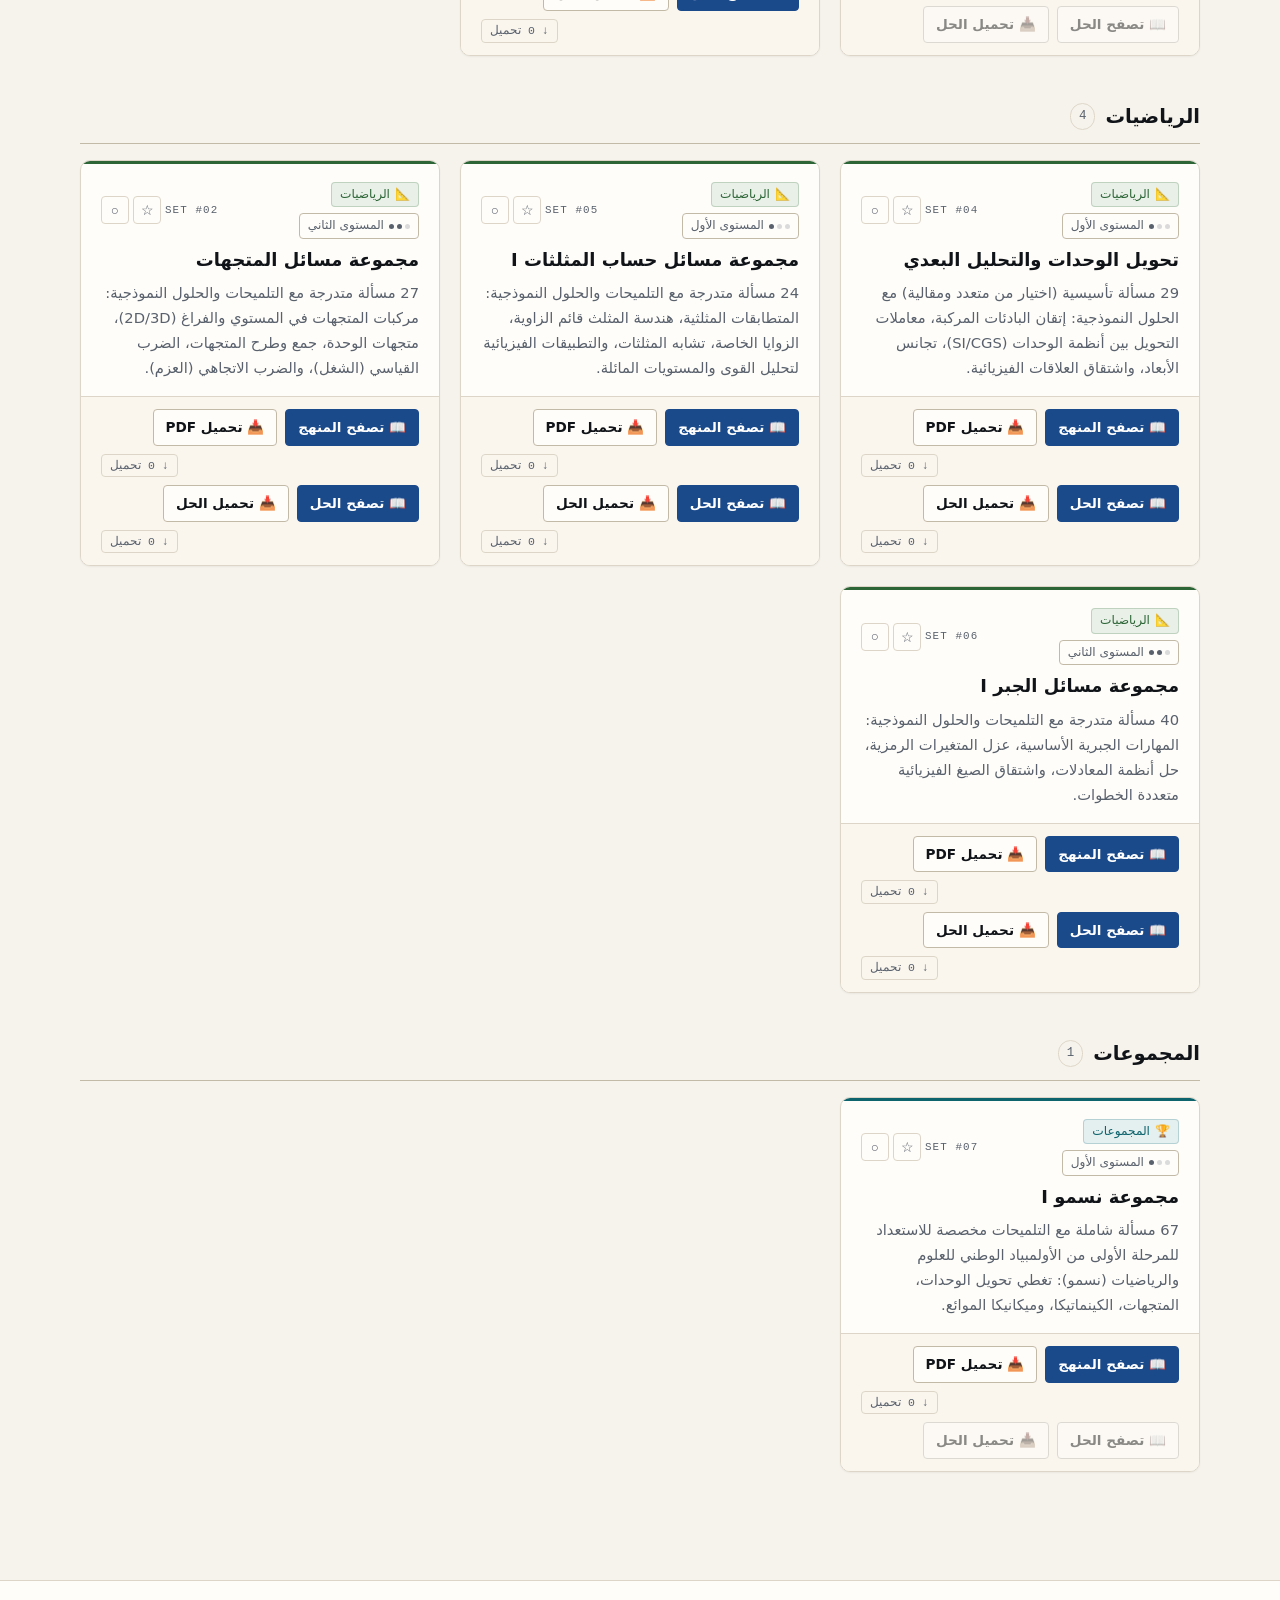
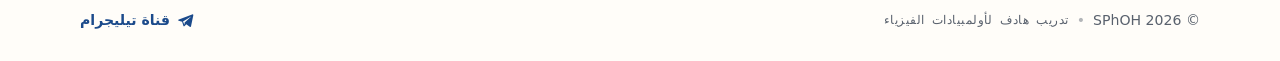
<file: files.html>
<!doctype html>
<html lang="ar" dir="rtl">
<head>
  <meta charset="utf-8">
  <meta name="viewport" content="width=device-width,initial-scale=1,viewport-fit=cover">

  <!-- Content Security Policy — keep in sync across the 5 public pages -->
  <meta http-equiv="Content-Security-Policy" content="default-src 'self'; base-uri 'self'; object-src 'none'; script-src 'self' https://www.googletagmanager.com https://www.google-analytics.com; style-src 'self' 'unsafe-inline' https://fonts.googleapis.com; font-src 'self' https://fonts.gstatic.com data:; img-src 'self' data: https://www.google-analytics.com https://www.googletagmanager.com; connect-src 'self' https://www.google-analytics.com https://*.google-analytics.com https://analytics.google.com https://*.googletagmanager.com; frame-src 'self'; form-action 'self'">

  <!-- Early language & theme init — prevents an AR/light flash before first paint -->
  <script src="assets/js/early-init.js"></script>
  <meta name="description" content="SPhOH - Saudi Physics Olympiad Hub: A training resource and problem repository for advanced physics competitions and international olympiads.">
  <title>Problem Sets &amp; Solutions | SPhOH</title>

  <!-- Google Analytics — config lives in assets/js/analytics.js (CSP-safe, no inline code) -->
  <script src="assets/js/analytics.js"></script>
  <script async src="https://www.googletagmanager.com/gtag/js?id=G-018KWMJE3F"></script>

  <!-- Fonts & Styles -->
  <link rel="preconnect" href="https://fonts.googleapis.com">
  <link rel="preconnect" href="https://fonts.gstatic.com" crossorigin>
  <link rel="stylesheet" href="https://fonts.googleapis.com/css2?family=Alexandria:wght@400;500;600;700;800&family=IBM+Plex+Mono:wght@400;500&family=IBM+Plex+Sans+Arabic:wght@400;500;600;700&display=swap">
  <link rel="stylesheet" href="assets/css/style.css">

  <!-- Icons & Manifest -->
  <link rel="icon" type="image/png" href="assets/icons/favicon-96x96.png" sizes="96x96">
  <link rel="icon" type="image/svg+xml" href="assets/icons/favicon.svg">
  <link rel="shortcut icon" href="assets/icons/favicon.ico">
  <link rel="apple-touch-icon" sizes="180x180" href="assets/icons/apple-touch-icon.png">
  <link rel="manifest" href="assets/icons/site.webmanifest">
  <meta name="theme-color" content="#f6f3ec">

  <!-- Modular Application Scripts -->
  <script defer src="assets/js/config/settings.js"></script>
  <script defer src="assets/js/config/catalog.js"></script>
  <script defer src="assets/js/i18n/locales.js"></script>
  <script defer src="assets/js/core/dom.js"></script>
  <script defer src="assets/js/core/storage.js"></script>
  <script defer src="assets/js/services/state.service.js"></script>
  <script defer src="assets/js/services/i18n.service.js"></script>
  <script defer src="assets/js/services/theme.service.js"></script>
  <script defer src="assets/js/services/download.service.js"></script>
  <script defer src="assets/js/services/curriculum.service.js"></script>
  <script defer src="assets/js/components/toast.component.js"></script>
  <script defer src="assets/js/services/progress.service.js"></script>
  <script defer src="assets/js/services/effects.service.js"></script>
  <script defer src="assets/js/components/layout.component.js"></script>
  <script defer src="assets/js/components/card.component.js"></script>
  <script defer src="assets/js/pages/home.page.js"></script>
  <script defer src="assets/js/pages/files.page.js"></script>
  <script defer src="assets/js/pages/preview.page.js"></script>
  <script defer src="assets/js/pages/about.page.js"></script>
  <script defer src="assets/js/pages/contact.page.js"></script>
  <script defer src="assets/js/app.js"></script>
</head>

<body class="site" data-page="files">

  <!-- Shared Navbar (Mounted by layout.component.js) -->
  <header class="nav"></header>

  <main id="main" tabindex="-1">
    <section class="page-header">
      <div class="wrap">
        <div class="eyebrow" data-i18n="files_eyebrow"></div>
        <h1 class="h2 mt-xs" data-i18n="files_title"></h1>
        <p class="lead mt-sm" data-i18n="files_desc"></p>

        <div class="translation-notice" role="note">
          <span class="notice-icon" aria-hidden="true">ℹ️</span>
          <p data-i18n="translation_notice"></p>
        </div>

        <div class="filter-bar">
          <div class="filter-chips" id="topicFilters" role="group" aria-label="Filter by topic" data-i18n-aria-label="filter_topic_aria"></div>
          <div class="filter-inputs">
            <select class="level-select" id="levelFilter" aria-label="Filter by difficulty level" data-i18n-aria-label="filter_level_aria"></select>
            <input type="search" class="search-input" id="searchInput" aria-label="Search problem sets" data-i18n-aria-label="search_sets_aria">
          </div>
        </div>
      </div>
    </section>

    <section class="block" id="files">
      <div class="wrap">
        <div class="count" id="count" aria-live="polite"></div>
        <div id="sectionsContainer"></div>
        <div class="empty" id="empty" hidden data-i18n="empty"></div>
      </div>
    </section>
  </main>

  <!-- Shared Footer (Mounted by layout.component.js) -->
  <footer class="foot"></footer>
  <div class="toast" id="toast" role="status" hidden></div>
</body>
</html>
</file>
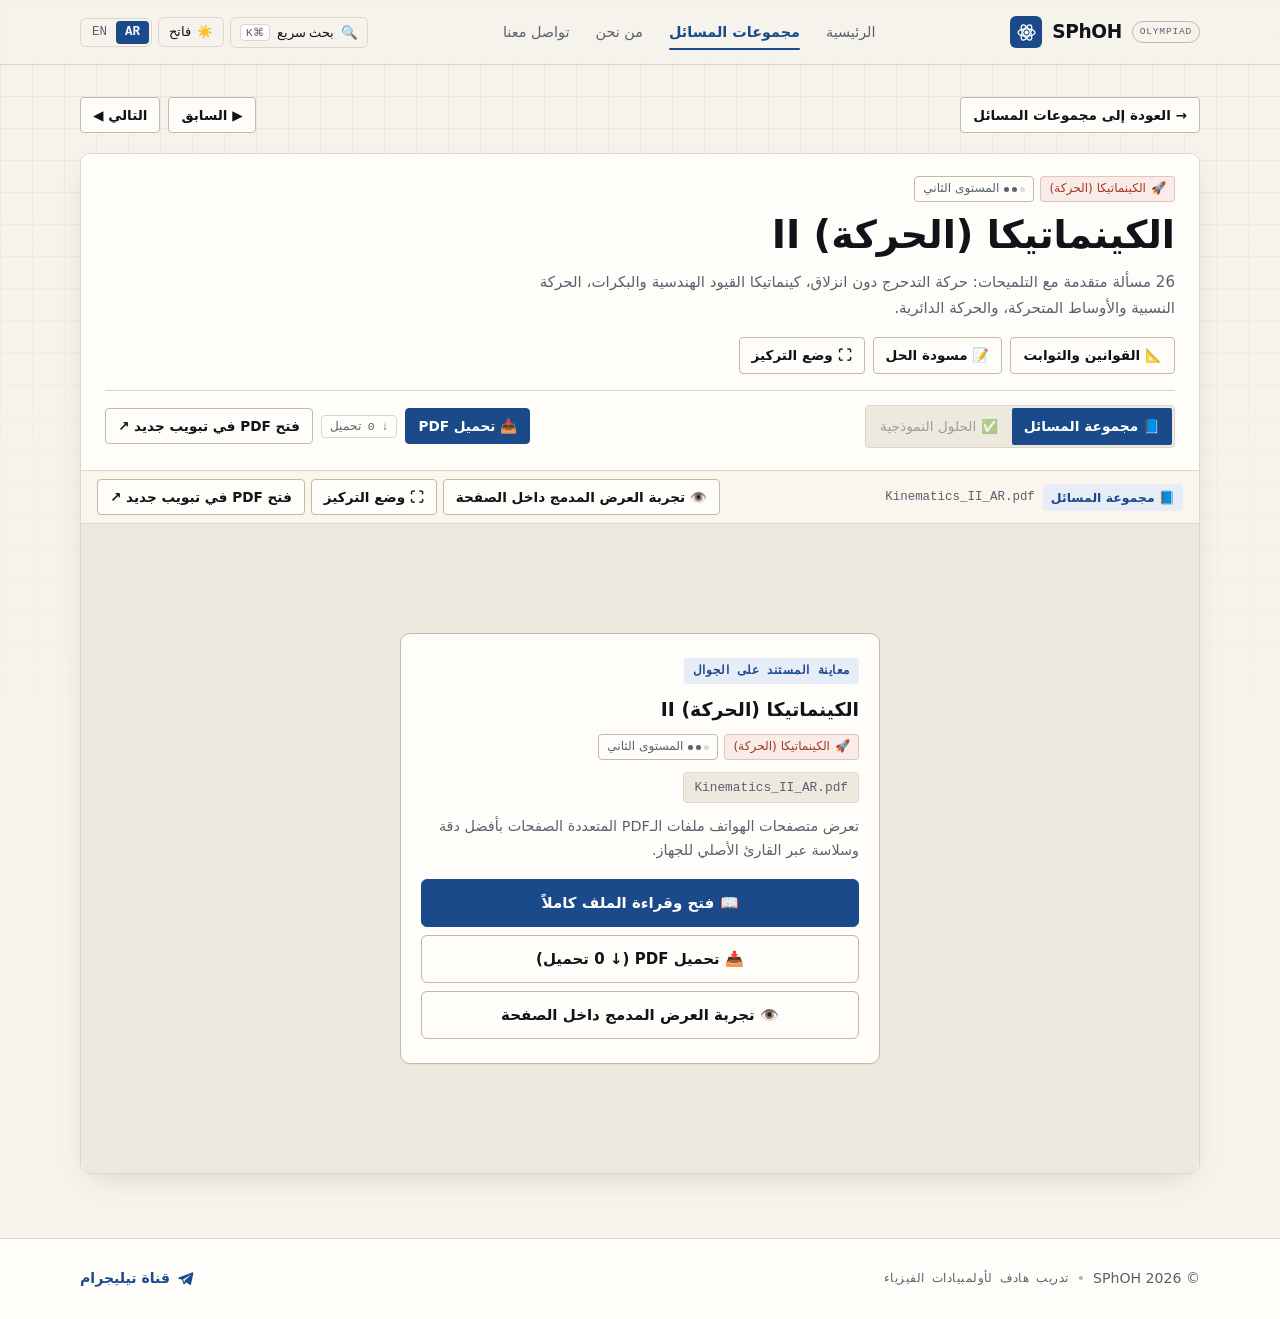
<file: preview.html>
<!doctype html>
<html lang="ar" dir="rtl">
<head>
  <meta charset="utf-8">
  <meta name="viewport" content="width=device-width,initial-scale=1,viewport-fit=cover">

  <!-- Content Security Policy — keep in sync across the 5 public pages -->
  <meta http-equiv="Content-Security-Policy" content="default-src 'self'; base-uri 'self'; object-src 'none'; script-src 'self' https://www.googletagmanager.com https://www.google-analytics.com; style-src 'self' 'unsafe-inline' https://fonts.googleapis.com; font-src 'self' https://fonts.gstatic.com data:; img-src 'self' data: https://www.google-analytics.com https://www.googletagmanager.com; connect-src 'self' https://www.google-analytics.com https://*.google-analytics.com https://analytics.google.com https://*.googletagmanager.com; frame-src 'self'; form-action 'self'">

  <!-- Early language & theme init — prevents an AR/light flash before first paint -->
  <script src="assets/js/early-init.js"></script>
  <meta name="description" content="SPhOH - Saudi Physics Olympiad Hub: A training resource and problem repository for advanced physics competitions and international olympiads.">
  <title>Curriculum Reader &amp; Preview | SPhOH</title>

  <!-- Google Analytics — config lives in assets/js/analytics.js (CSP-safe, no inline code) -->
  <script src="assets/js/analytics.js"></script>
  <script async src="https://www.googletagmanager.com/gtag/js?id=G-018KWMJE3F"></script>

  <!-- Fonts & Styles -->
  <link rel="preconnect" href="https://fonts.googleapis.com">
  <link rel="preconnect" href="https://fonts.gstatic.com" crossorigin>
  <link rel="stylesheet" href="https://fonts.googleapis.com/css2?family=Alexandria:wght@400;500;600;700;800&family=IBM+Plex+Mono:wght@400;500&family=IBM+Plex+Sans+Arabic:wght@400;500;600;700&display=swap">
  <link rel="stylesheet" href="assets/css/style.css">

  <!-- Icons & Manifest -->
  <link rel="icon" type="image/png" href="assets/icons/favicon-96x96.png" sizes="96x96">
  <link rel="icon" type="image/svg+xml" href="assets/icons/favicon.svg">
  <link rel="shortcut icon" href="assets/icons/favicon.ico">
  <link rel="apple-touch-icon" sizes="180x180" href="assets/icons/apple-touch-icon.png">
  <link rel="manifest" href="assets/icons/site.webmanifest">
  <meta name="theme-color" content="#f6f3ec">

  <!-- Modular Application Scripts -->
  <script defer src="assets/js/config/settings.js"></script>
  <script defer src="assets/js/config/catalog.js"></script>
  <script defer src="assets/js/i18n/locales.js"></script>
  <script defer src="assets/js/core/dom.js"></script>
  <script defer src="assets/js/core/storage.js"></script>
  <script defer src="assets/js/services/state.service.js"></script>
  <script defer src="assets/js/services/i18n.service.js"></script>
  <script defer src="assets/js/services/theme.service.js"></script>
  <script defer src="assets/js/services/download.service.js"></script>
  <script defer src="assets/js/services/curriculum.service.js"></script>
  <script defer src="assets/js/components/toast.component.js"></script>
  <script defer src="assets/js/services/progress.service.js"></script>
  <script defer src="assets/js/services/effects.service.js"></script>
  <script defer src="assets/js/components/layout.component.js"></script>
  <script defer src="assets/js/components/card.component.js"></script>
  <script defer src="assets/js/pages/home.page.js"></script>
  <script defer src="assets/js/pages/files.page.js"></script>
  <script defer src="assets/js/pages/preview.page.js"></script>
  <script defer src="assets/js/pages/about.page.js"></script>
  <script defer src="assets/js/pages/contact.page.js"></script>
  <script defer src="assets/js/app.js"></script>
</head>

<body class="site" data-page="files">

  <!-- Shared Navbar (Mounted by layout.component.js) -->
  <header class="nav"></header>

  <main id="main" tabindex="-1">
    <section class="preview-section" id="previewSection">
      <div class="wrap">
        <div class="preview-topbar">
          <a href="files.html" class="btn btn-ghost btn-sm" data-nav-page="files" data-i18n="preview_back"></a>

          <div class="preview-nav-cluster">
            <button type="button" class="btn btn-ghost btn-sm" data-preview-step="-1" data-i18n="preview_prev"></button>
            <button type="button" class="btn btn-ghost btn-sm" data-preview-step="1" data-i18n="preview_next"></button>
          </div>
        </div>

        <div class="preview-shell" id="filePreviewDialog">
          <div class="preview-meta-header">
            <div class="preview-title-row">
              <div class="preview-title-block">
                <div class="tags" id="previewTags"></div>
                <h1 class="h2" id="previewTitle"></h1>
                <p class="preview-desc-text" id="previewDesc"></p>
              </div>

              <div class="preview-actions-right">
                <button type="button" class="btn btn-ghost btn-sm" id="previewFocusBtn" aria-pressed="false" data-i18n="preview_focus_enter"></button>
                <button type="button" class="preview-close" id="previewCloseBtn" hidden>×</button>
              </div>
            </div>

            <div class="preview-toolbar">
              <div class="preview-doc-tabs" role="tablist" aria-label="Document type" data-i18n-aria-label="preview_tabs_aria">
                <button type="button"
                        class="preview-doc-tab active"
                        id="tabProblemBtn"
                        role="tab"
                        aria-selected="true"
                        aria-controls="previewBody"
                        tabindex="0"
                        data-preview-tab="problem"
                        data-i18n="preview_tab_problem"></button>
                <button type="button"
                        class="preview-doc-tab"
                        id="tabSolutionBtn"
                        role="tab"
                        aria-selected="false"
                        aria-controls="previewBody"
                        tabindex="-1"
                        data-preview-tab="solution"
                        data-i18n="preview_tab_solution"></button>
              </div>

              <div class="preview-actions-right">
                <a id="previewDownloadBtn" href="#" download class="btn btn-primary btn-sm" data-download-key=""></a>
                <span class="download-count" id="previewDownloadBadge" data-count-for="">↓ 0</span>
                <a id="previewExternalLink" href="#" target="_blank" rel="noopener noreferrer" class="btn btn-ghost btn-sm"></a>
              </div>
            </div>
          </div>

          <div class="preview-body" id="previewBody"></div>
        </div>
      </div>
    </section>
  </main>

  <!-- Shared Footer (Mounted by layout.component.js) -->
  <footer class="foot"></footer>
  <div class="toast" id="toast" role="status" hidden></div>
</body>
</html>
</file>
<file: assets/css/style.css>
/**
 * @file assets/css/style.css
 * @description نقطة الدخول الموحدة لتنسيقات المنصة (Modular CSS Architecture).
 *
 * طبقات التنسيق:
 * 1. base/       — المتغيرات، التصفير، والتايبوغرافي
 * 2. layout/     — الشبكات، الهيدر، والفوتر
 * 3. components/ — الأزرار، الأوسمة، البطاقات، الحقول، الإشعارات، والأنميشنز
 * 4. pages/      — التنسيقات الخاصة بكل صفحة
 */

/* 1. Base Layer */
@import url('./base/variables.css');
@import url('./base/reset.css');
@import url('./base/typography.css');

/* 2. Layout Layer */
@import url('./layout/grid.css');
@import url('./layout/navbar.css');
@import url('./layout/footer.css');

/* 3. Components Layer */
@import url('./components/buttons.css');
@import url('./components/badges.css');
@import url('./components/cards.css');
@import url('./components/forms.css');
@import url('./components/toast.css');
@import url('./components/animations.css');

/* 4. Pages Layer */
@import url('./pages/home.css');
@import url('./pages/files.css');
@import url('./pages/preview.css');
@import url('./pages/about.css');
@import url('./pages/contact.css');

/* pages/admin.css isn't imported here: only Admin.html links it. */
</file>
<file: assets/css/pages/admin.css>
/**
 * @file assets/css/pages/admin.css
 * @description استوديو إدارة المناهج (SPhOH Content Studio) — نفس البنية بواجهة ورقية هادئة.
 */
.admin-gate-wrap {
  max-width: 460px;
  margin: 48px auto;
  background: var(--surface);
  border: 1px solid var(--line);
  border-radius: var(--radius-md);
  padding: 32px 28px;
  box-shadow: var(--shadow-md);
  text-align: center;
}

.admin-lock-badge {
  width: 48px;
  height: 48px;
  border-radius: var(--radius-sm);
  background: var(--accent-soft);
  color: var(--accent);
  display: grid;
  place-items: center;
  font-size: 1.35rem;
  margin: 0 auto 16px;
}

.admin-gate-subtitle {
  color: var(--muted);
  font-size: 0.9rem;
  margin: 8px 0 0;
}

.admin-pass-form {
  display: flex;
  flex-direction: column;
  gap: 14px;
  margin-top: 22px;
}

/* E4 — تسمية مرئية لحقل كلمة المرور، مرتبطة به عبر for/id */
.admin-pass-label {
  text-align: start;
  font-size: 0.86rem;
  font-weight: 600;
  color: var(--muted);
  margin-block-end: -6px;
}

.admin-pass-input {
  text-align: center;
  font-family: var(--font-mono);
  font-size: 1.15rem;
  letter-spacing: 0.2em;
  direction: ltr;
}

.admin-error-msg {
  color: var(--kin-fg);
  background: var(--kin-bg);
  border-radius: var(--radius-xs);
  padding: 8px 12px;
  font-size: 0.86rem;
  font-weight: 600;
}

/* شريط إحصائيات الاستوديو (Studio KPI Overview) */
.studio-kpi-grid {
  display: grid;
  grid-template-columns: repeat(auto-fit, minmax(180px, 1fr));
  gap: 12px;
  max-width: 1040px;
  margin: 0 auto 18px;
}

.studio-kpi-card {
  background: var(--surface);
  border: 1px solid var(--line);
  border-radius: var(--radius-sm);
  padding: 16px 18px;
  display: flex;
  flex-direction: column;
  gap: 4px;
}

.studio-kpi-val {
  font-family: var(--font-display);
  font-size: 1.5rem;
  font-weight: 700;
  color: var(--accent);
  line-height: 1.1;
  letter-spacing: -0.02em;
}

.studio-kpi-lbl {
  font-size: 0.82rem;
  color: var(--muted);
  font-weight: 500;
}

/* شريط الإجراءات العلوي للاستوديو */
.admin-top-actions {
  display: flex;
  align-items: center;
  justify-content: space-between;
  gap: 12px;
  flex-wrap: wrap;
  padding: 14px 18px;
  background: var(--surface);
  border: 1px solid var(--line);
  border-radius: var(--radius-sm);
  margin: 0 auto 20px;
  max-width: 1040px;
}

.admin-panel-grid {
  display: grid;
  grid-template-columns: 1fr;
  gap: 20px;
  max-width: 1040px;
  margin-inline: auto;
}

.admin-panel-grid > *,
.admin-card {
  min-width: 0;
}

.admin-card {
  background: var(--surface);
  border: 1px solid var(--line);
  border-radius: var(--radius-md);
  padding: 24px;
}

/* مسارات الملفات الطويلة يجب أن تنكسر بدل توسيع الصفحة أفقياً */
.admin-hint,
.admin-item-stem,
.admin-item-title,
.admin-item-subtitle {
  overflow-wrap: anywhere;
}

/* نافذة الإضافة والتعديل المزدوجة مع المعاينة الحية (Split Studio Editor) */
.admin-form-drawer {
  border: 1px solid var(--accent);
  box-shadow: var(--shadow-md);
}

.admin-drawer-head {
  display: flex;
  align-items: center;
  justify-content: space-between;
  gap: 12px;
  padding-bottom: 14px;
  border-bottom: 1px solid var(--line);
}

.studio-editor-layout {
  display: grid;
  grid-template-columns: 1fr;
  gap: 24px;
  margin-top: 18px;
}

@media (min-width: 900px) {
  .studio-editor-layout {
    grid-template-columns: 1.25fr 0.75fr;
    align-items: start;
  }
}

.admin-form-grid {
  display: grid;
  grid-template-columns: 1fr 1fr;
  gap: 14px;
}

.admin-field {
  display: flex;
  flex-direction: column;
  gap: 6px;
}

.admin-field.full {
  grid-column: 1 / -1;
}

.admin-field label {
  font-size: 0.86rem;
  font-weight: 600;
  color: var(--fg);
}

.admin-stem-label-row {
  display: flex;
  justify-content: space-between;
  align-items: center;
  gap: 8px;
  flex-wrap: wrap;
}

/* منطقة سحب وإفلات ملف PDF (Drag & Drop Zone) */
.studio-dropzone {
  border: 1px dashed var(--line-strong);
  background: var(--band);
  border-radius: var(--radius-xs);
  padding: 14px 16px;
  text-align: center;
  cursor: pointer;
  transition: border-color 0.2s, background 0.2s;
  display: flex;
  align-items: center;
  justify-content: space-between;
  gap: 12px;
  flex-wrap: wrap;
}

.studio-dropzone:hover,
.studio-dropzone.is-dragover {
  border-color: var(--accent);
  background: var(--accent-soft);
}

.studio-dropzone-info {
  display: flex;
  align-items: center;
  gap: 10px;
  text-align: start;
  font-size: 0.84rem;
  color: var(--muted);
}

.studio-dropzone-info strong {
  display: block;
  color: var(--fg);
  font-size: 0.88rem;
}

.admin-pick-pdf-btn {
  cursor: pointer;
  padding: 6px 12px;
  font-size: 0.8rem;
}

.admin-form-submit-row {
  display: flex;
  flex-direction: row;
  gap: 8px;
  margin-top: 6px;
}

.admin-form-submit-row .btn-primary {
  flex: 1;
}

.admin-new-topic-box {
  grid-column: 1 / -1;
  background: var(--accent-soft);
  border: 1px solid color-mix(in srgb, var(--accent) 45%, transparent);
  border-radius: var(--radius-xs);
  padding: 14px;
  display: grid;
  grid-template-columns: repeat(auto-fit, minmax(180px, 1fr));
  gap: 12px;
}

.admin-hint {
  font-family: var(--font-mono);
  font-size: 0.74rem;
  color: var(--muted);
  direction: ltr;
  text-align: left;
  background: var(--band);
  padding: 10px 12px;
  border-radius: var(--radius-xs);
  border: 1px solid var(--line);
  display: grid;
  gap: 4px;
}

/* صندوق المعاينة الحية للبطاقة داخل الاستوديو */
.studio-live-preview-pane {
  background: var(--band);
  border: 1px solid var(--line);
  border-radius: var(--radius-sm);
  padding: 16px;
  position: sticky;
  top: 84px;
}

.studio-preview-badge {
  font-family: var(--font-mono);
  font-size: 0.72rem;
  font-weight: 500;
  letter-spacing: 0.04em;
  text-transform: uppercase;
  color: var(--muted);
  margin-bottom: 10px;
  display: flex;
  align-items: center;
  justify-content: space-between;
}

/* شريط البحث والفلترة داخل قائمة المناهج في الاستوديو */
.studio-list-toolbar {
  display: flex;
  align-items: center;
  justify-content: space-between;
  gap: 12px;
  flex-wrap: wrap;
  margin-top: 16px;
  padding-bottom: 14px;
  border-bottom: 1px solid var(--line);
}

.studio-list-filters {
  display: flex;
  gap: 6px;
  flex-wrap: wrap;
}

.admin-list {
  display: grid;
  gap: 10px;
  margin-top: 16px;
}

.admin-item {
  background: var(--bg);
  border: 1px solid var(--line);
  border-radius: var(--radius-sm);
  padding: 16px 18px;
  display: flex;
  flex-direction: column;
  gap: 12px;
  transition: border-color 0.15s;
}

.admin-item:hover {
  border-color: var(--line-strong);
}

.admin-item-head {
  display: flex;
  align-items: flex-start;
  justify-content: space-between;
  gap: 12px;
  flex-wrap: wrap;
}

.admin-item-tags {
  margin-bottom: 6px;
}

.admin-item-title {
  font-weight: 600;
  font-size: 1rem;
  color: var(--fg);
}

.admin-item-subtitle {
  color: var(--muted);
  font-weight: 400;
  font-size: 0.86rem;
}

.admin-item-stem {
  font-family: var(--font-mono);
  font-size: 0.76rem;
  color: var(--muted);
  direction: ltr;
  margin-top: 2px;
}

.admin-item-actions {
  display: flex;
  gap: 6px;
  flex-wrap: wrap;
  align-items: center;
}

.studio-move-btn {
  width: 30px;
  height: 30px;
  border-radius: var(--radius-xs);
  border: 1px solid var(--line);
  background: var(--surface);
  color: var(--muted);
  cursor: pointer;
  display: grid;
  place-items: center;
  font-size: 0.82rem;
}

.studio-move-btn:hover {
  border-color: var(--accent);
  color: var(--accent);
}

.admin-sol-toggles {
  display: flex;
  align-items: center;
  justify-content: space-between;
  gap: 10px;
  flex-wrap: wrap;
  padding-top: 10px;
  border-top: 1px solid var(--line);
}

.admin-sol-label {
  font-size: 0.82rem;
  color: var(--muted);
  font-weight: 600;
}

.admin-sol-buttons {
  display: flex;
  gap: 6px;
  flex-wrap: wrap;
}

.sol-chip-btn {
  display: inline-flex;
  align-items: center;
  gap: 6px;
  border: 1px solid var(--line);
  background: var(--surface);
  color: var(--muted);
  padding: 5px 10px;
  border-radius: var(--radius-xs);
  font-size: 0.78rem;
  font-weight: 500;
  cursor: pointer;
  transition:
    background 0.15s ease,
    border-color 0.15s ease,
    color 0.15s ease;
}

.sol-chip-btn:hover {
  border-color: var(--line-strong);
  color: var(--fg);
}

.sol-chip-btn.is-on {
  background: var(--accent-soft);
  border-color: var(--accent);
  color: var(--accent);
}

.admin-db-tools {
  max-width: 1040px;
  margin: 20px auto 0;
  background: var(--surface);
  border: 1px solid var(--line);
  border-radius: var(--radius-sm);
  padding: 14px 20px;
}

.admin-db-tools summary {
  cursor: pointer;
  font-weight: 600;
  font-size: 0.9rem;
  color: var(--fg);
  user-select: none;
}

.admin-db-tools-body {
  display: flex;
  gap: 10px;
  flex-wrap: wrap;
  align-items: center;
  margin-top: 12px;
  padding-top: 12px;
  border-top: 1px solid var(--line);
}

@media (max-width: 640px) {
  .admin-form-grid {
    grid-template-columns: 1fr;
  }

  .admin-gate-wrap {
    margin: 24px auto;
    padding: 24px 18px;
  }

  .admin-form-submit-row {
    flex-direction: column;
  }

  .admin-form-submit-row .btn {
    width: 100%;
  }

  .studio-live-preview-pane {
    position: static;
  }

  .admin-top-actions .btn {
    flex: 1 1 auto;
  }

  .admin-item-actions {
    width: 100%;
  }

  .admin-item-actions .btn-sm {
    flex: 1 1 auto;
  }
}
</file>
